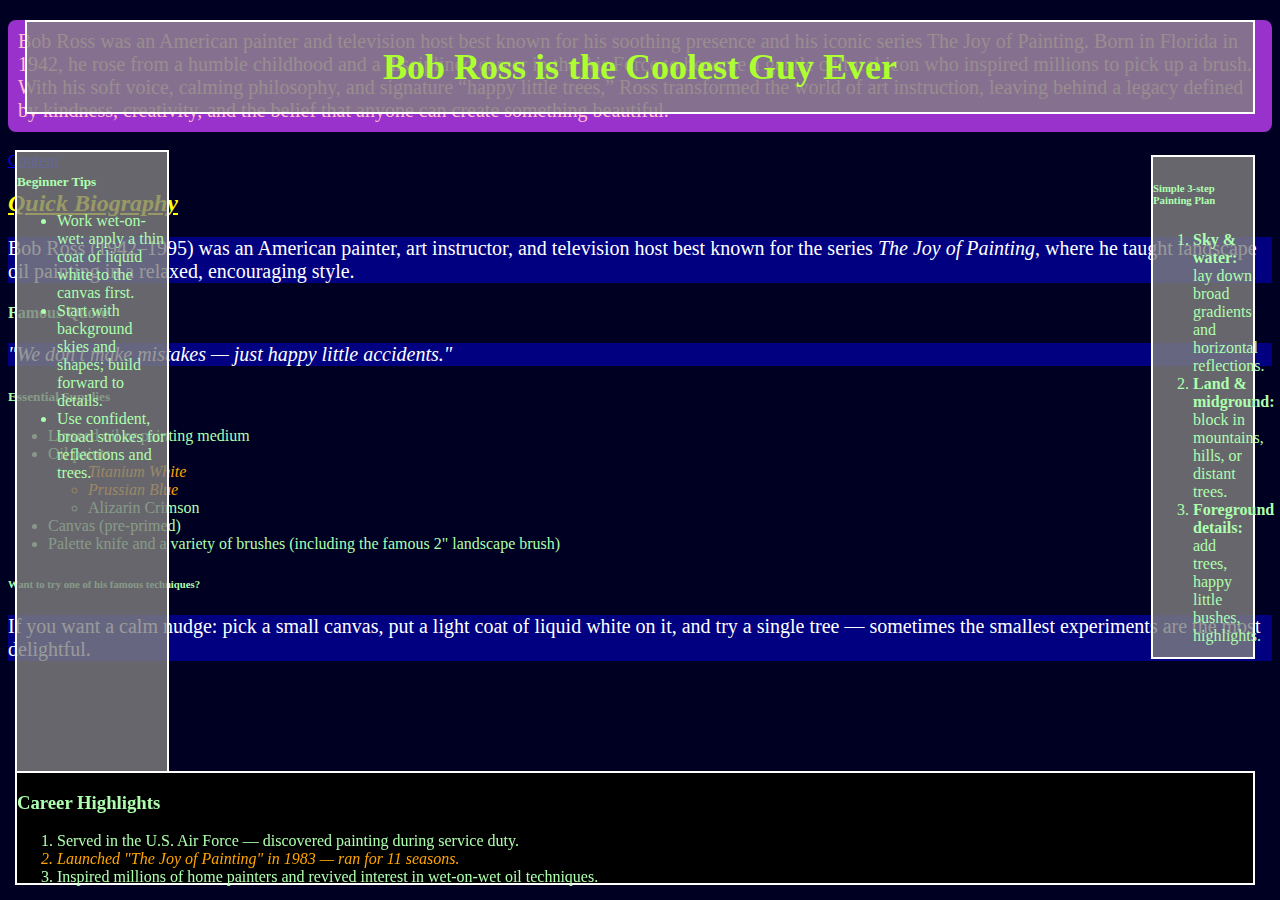
<file: index.html>
<!DOCTYPE html>
<html lang="en">

<head>
  <meta charset="UTF-8">
  <meta name="viewport" content="width=device-width, initial-scale=1.0">
  <title>Bob Ross</title>
  <link rel="stylesheet" href="styles/styles.css">
</head>

<body class="main">

  <div class="common header">
    <h1 class="" h1">Bob Ross is the Coolest Guy Ever</h1>
  </div>

  <p id="pinksection">Bob Ross was an American painter and television host best known for his soothing presence and his
    iconic series The Joy of Painting. Born in Florida in 1942, he rose from a humble childhood and a disciplined career
    in the Air Force to become a gentle cultural icon who inspired millions to pick up a brush. With his soft voice,
    calming philosophy, and signature “happy little trees,” Ross transformed the world of art instruction, leaving
    behind a legacy defined by kindness, creativity, and the belief that anyone can create something beautiful.</p>
  <a href="content.html">Content</a>

  <div>
    <h2>Quick Biography</h2>
    <p>Bob Ross (1942–1995) was an American painter, art instructor, and television host best known for the series
      <em>The Joy of Painting</em>, where he taught landscape oil painting in a relaxed, encouraging style.
    </p>
  </div>

  <div class=" footer">
    <h3>Career Highlights</h3>
    <ol>
      <li>Served in the U.S. Air Force — discovered painting during service duty.</li>
      <li class="pretty">Launched "The Joy of Painting" in 1983 — ran for 11 seasons.</li>
      <li>Inspired millions of home painters and revived interest in wet-on-wet oil techniques.</li>
    </ol>
  </div>

  <h4>Famous Quote</h4>
  <p><em>"We don't make mistakes — just happy little accidents."</em></p>


  <!-- nested lists -->
  <div>
    <h5>Essential Supplies</h5>
    <ul>
      <li>Linseed oil or painting medium</li>
      <li>Oil paints
        <ul>
          <li class="pretty">Titanium White</li>
          <li class="pretty">Prussian Blue</li>
          <li>Alizarin Crimson</li>
        </ul>
      </li>
      <li>Canvas (pre-primed)</li>
      <li>Palette knife and a variety of brushes (including the famous 2" landscape brush)</li>
    </ul>
  </div>


  <section>
    <div class="left common">
      <h5>Beginner Tips</h5>
      <ul>
        <li>Work wet-on-wet: apply a thin coat of liquid white to the canvas first.</li>
        <li>Start with background skies and shapes; build forward to details.</li>
        <li>Use confident, broad strokes for reflections and trees.</li>
      </ul>
    </div>
  </section>

  <div class="right common">
    <h6>Simple 3-step Painting Plan</h6>
    <ol>
      <li><strong>Sky & water:</strong> lay down broad gradients and horizontal reflections.</li>
      <li><strong>Land & midground:</strong> block in mountains, hills, or distant trees.</li>
      <li><strong>Foreground details:</strong> add trees, happy little bushes, highlights.</li>
    </ol>
</div>

    <h6>Want to try one of his famous techniques?</h6>
    <p>If you want a calm nudge: pick a small canvas, put a light coat of liquid white on it, and try a single tree —
      sometimes the smallest experiments are the most delightful.</p>
  <br>
  <br>
  <br>
  <br>
  <br>
  <br>
</body>

</html>
</file>
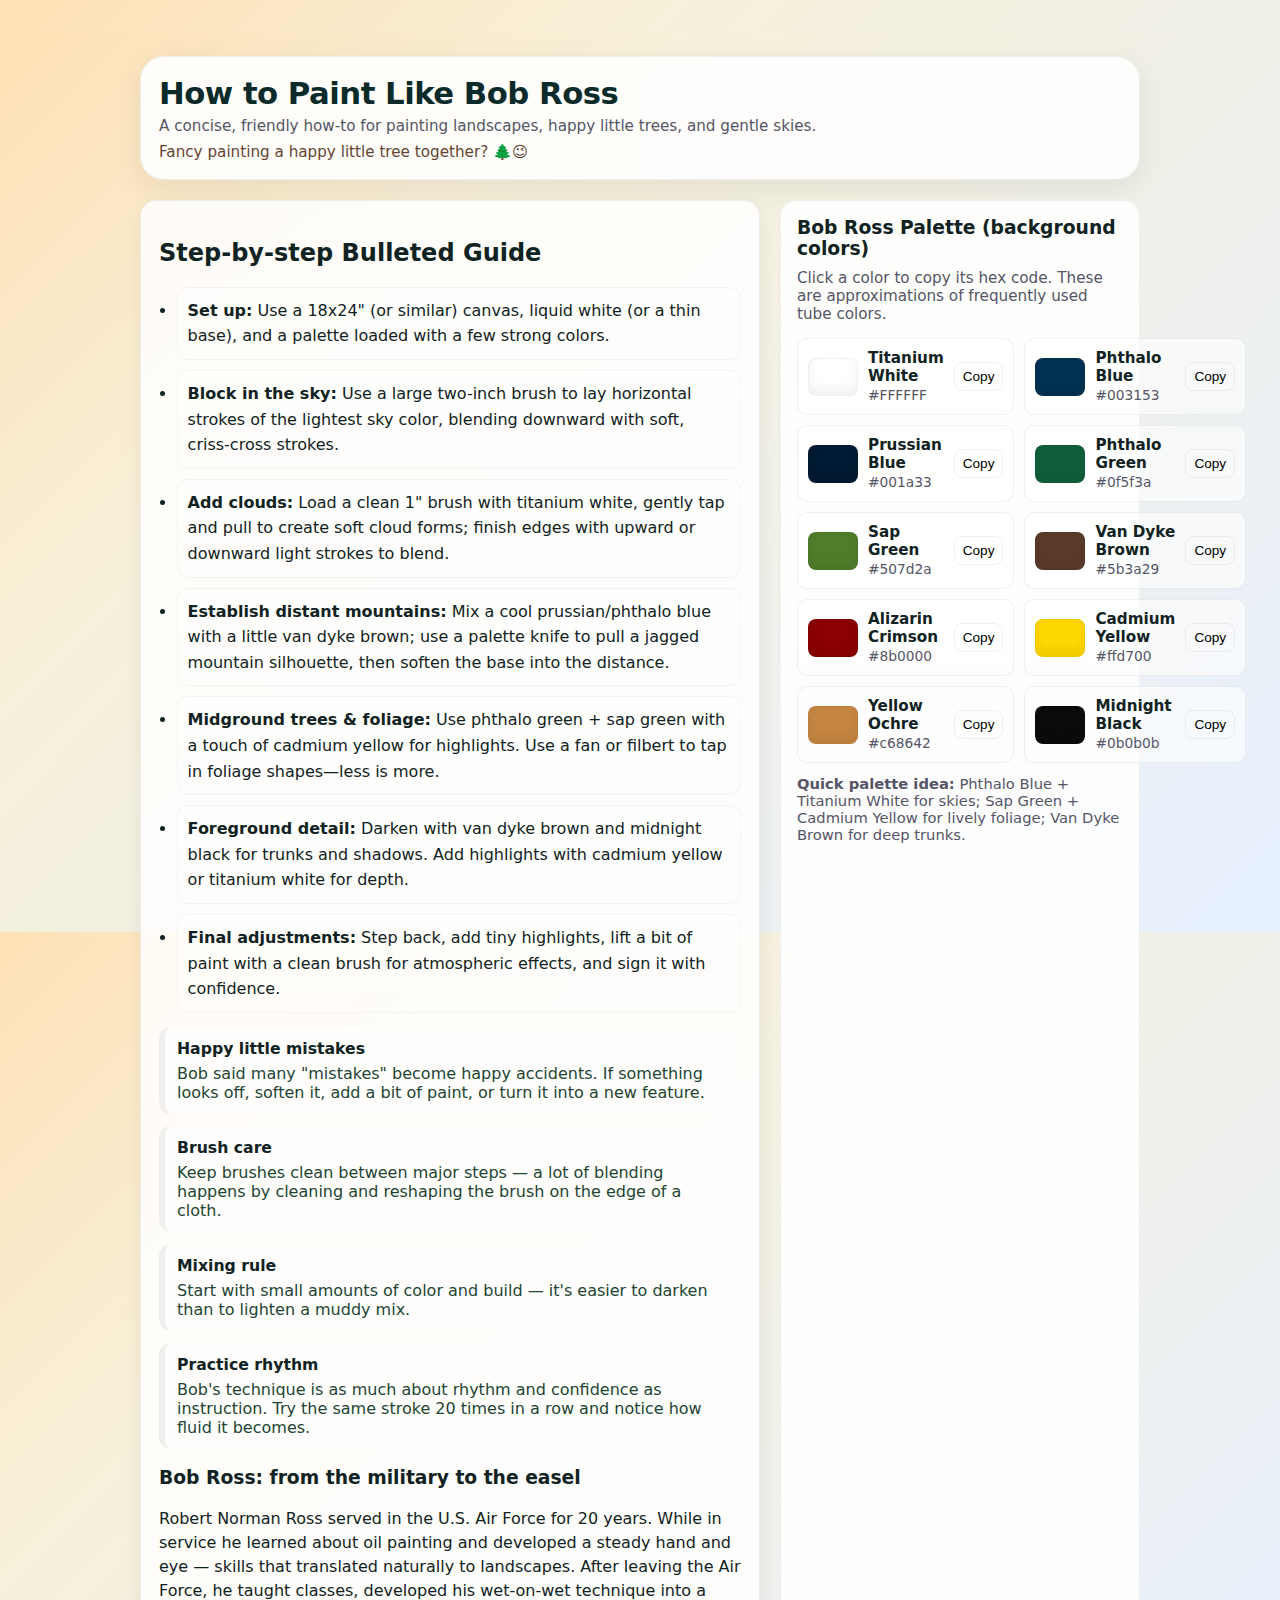
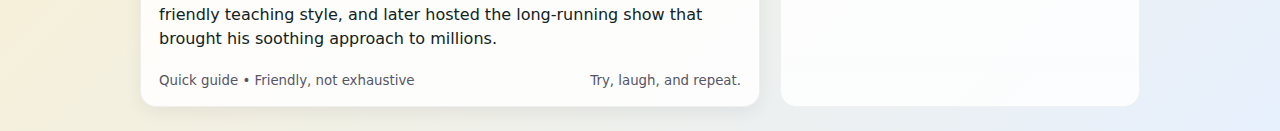
<file: ChatHowToPage.html>
<!doctype html>
<html lang="en">
<head>
  <meta charset="utf-8" />
  <meta name="viewport" content="width=device-width,initial-scale=1" />
  <title>How to Paint Like Bob Ross — A Friendly Guide</title>
  <style>
    :root{
      --bg: linear-gradient(135deg,#ffe1b5 0%, #f7f0d9 30%, #e6f0ff 100%);
      --card-bg: rgba(255,255,255,0.85);
      --glass: rgba(255,255,255,0.6);
      --accent: #2b7a78;
      --muted: #556;
      --radius: 16px;
      --pad: 18px;
      /* Bob Ross inspired palette (approximate hexes) */
      --titanium-white: #ffffff;
      --phthalo-blue: #003153;
      --prussian-blue: #001a33;
      --phthalo-green: #0f5f3a;
      --sap-green: #507d2a;
      --van-dyke-brown: #5b3a29;
      --alizarin-crimson: #8b0000;
      --cadmium-yellow: #ffd700;
      --yellow-ochre: #c68642;
      --midnight-black: #0b0b0b;
    }

    html,body{
      height:100%;
      margin:0;
      font-family: "Inter", system-ui, -apple-system, "Segoe UI", Roboto, "Helvetica Neue", Arial;
      background: var(--bg);
      color:#122;
      -webkit-font-smoothing:antialiased;
      -moz-osx-font-smoothing:grayscale;
    }

    .container{
      max-width:1000px;
      margin:32px auto;
      padding:24px;
    }

    header{
      display:flex;
      gap:20px;
      align-items:center;
      margin-bottom:18px;
    }

    .title {
      background: linear-gradient(90deg, rgba(255,255,255,0.9), rgba(255,255,255,0.85));
      padding:18px;
      border-radius:24px;
      box-shadow: 0 8px 30px rgba(20,20,20,0.08);
      flex:1;
      border:1px solid rgba(0,0,0,0.06);
    }

    h1{
      margin:0;
      font-size:clamp(1.4rem,2.4vw,2rem);
      letter-spacing:-0.5px;
      color:#0b2a2a;
    }

    .sub{
      margin-top:6px;
      color:var(--muted);
      font-size:0.95rem;
    }

    .flirt {
      font-size:0.95rem;
      color:#5b3a29;
      opacity:0.95;
      margin-top:8px;
    }

    main{
      display:grid;
      grid-template-columns: 1fr 360px;
      gap:20px;
      margin-top:20px;
    }

    /* Left column: steps + history */
    .card{
      background:var(--card-bg);
      border-radius:var(--radius);
      padding:var(--pad);
      border:1px solid rgba(0,0,0,0.06);
      box-shadow: 0 6px 18px rgba(16,24,32,0.06);
    }

    .steps ul{
      margin:0;
      padding-left:1.1rem;
      line-height:1.6;
      font-size:1rem;
    }

    .steps li{
      margin:10px 0;
      background: linear-gradient(180deg, rgba(255,255,255,0.45), rgba(255,255,255,0.2));
      padding:10px;
      border-radius:12px;
      border:1px solid rgba(0,0,0,0.04);
    }

    .tips{
      display:flex;
      gap:12px;
      margin-top:14px;
      flex-wrap:wrap;
    }

    .tip{
      flex:1 1 45%;
      min-width:200px;
      background:var(--glass);
      padding:12px;
      border-radius:12px;
      border-left:6px solid rgba(0,0,0,0.06);
    }
    .tip h4{margin:0 0 6px 0;font-size:0.98rem;}
    .tip p{margin:0;color:#243;}

    /* Right column: palette and quick tools */
    .palette{
      display:block;
      border-radius:var(--radius);
      padding:16px;
      background: linear-gradient(180deg, rgba(255,255,255,0.9), rgba(255,255,255,0.82));
      border:1px solid rgba(0,0,0,0.05);
    }

    .palette h3{margin:0 0 10px 0;}
    .swatches{
      display:grid;
      grid-template-columns: repeat(2,1fr);
      gap:10px;
    }

    .swatch{
      display:flex;
      gap:10px;
      align-items:center;
      padding:10px;
      border-radius:10px;
      border:1px solid rgba(0,0,0,0.06);
      background: rgba(255,255,255,0.6);
    }

    .color-box{
      width:48px;
      height:36px;
      border-radius:8px;
      flex:0 0 48px;
      box-shadow: inset 0 -6px 12px rgba(0,0,0,0.06);
      border:1px solid rgba(0,0,0,0.06);
    }

    .swatch .meta{
      flex:1;
    }
    .swatch .meta strong{display:block;font-size:0.95rem;}
    .swatch .meta small{color:var(--muted);font-size:0.86rem;}

    .copy-btn{
      border-radius:8px;
      padding:6px 8px;
      background:transparent;
      border:1px solid rgba(0,0,0,0.06);
      cursor:pointer;
      font-size:0.85rem;
    }
    .copy-btn:active{transform:translateY(1px);}

    footer{
      margin-top:22px;
      display:flex;
      justify-content:space-between;
      align-items:center;
      gap:12px;
    }

    /* small responsive adjustments */
    @media (max-width:900px){
      main{grid-template-columns:1fr; }
      .palette{margin-top:10px;}
    }

    /* small accessible focus styles */
    .copy-btn:focus, .swatch:focus-within { outline: 3px solid rgba(43,122,120,0.15); outline-offset:3px; }
  </style>
</head>
<body>
  <div class="container" role="main">
    <header>
      <div class="title" aria-labelledby="page-title">
        <h1 id="page-title">How to Paint Like Bob Ross</h1>
        <div class="sub">A concise, friendly how-to for painting landscapes, happy little trees, and gentle skies.</div>
        <div class="flirt" aria-hidden="true">Fancy painting a happy little tree together? 🌲😉</div>
      </div>
    </header>

    <main>
      <!-- Left column -->
      <section class="card steps" aria-labelledby="steps-heading">
        <h2 id="steps-heading">Step-by-step Bulleted Guide</h2>
        <ul>
          <li><strong>Set up:</strong> Use a 18x24" (or similar) canvas, liquid white (or a thin base), and a palette loaded with a few strong colors.</li>
          <li><strong>Block in the sky:</strong> Use a large two-inch brush to lay horizontal strokes of the lightest sky color, blending downward with soft, criss-cross strokes.</li>
          <li><strong>Add clouds:</strong> Load a clean 1" brush with titanium white, gently tap and pull to create soft cloud forms; finish edges with upward or downward light strokes to blend.</li>
          <li><strong>Establish distant mountains:</strong> Mix a cool prussian/phthalo blue with a little van dyke brown; use a palette knife to pull a jagged mountain silhouette, then soften the base into the distance.</li>
          <li><strong>Midground trees & foliage:</strong> Use phthalo green + sap green with a touch of cadmium yellow for highlights. Use a fan or filbert to tap in foliage shapes—less is more.</li>
          <li><strong>Foreground detail:</strong> Darken with van dyke brown and midnight black for trunks and shadows. Add highlights with cadmium yellow or titanium white for depth.</li>
          <li><strong>Final adjustments:</strong> Step back, add tiny highlights, lift a bit of paint with a clean brush for atmospheric effects, and sign it with confidence.</li>
        </ul>

        <div class="tips" aria-label="Helpful tips">
          <div class="tip">
            <h4>Happy little mistakes</h4>
            <p>Bob said many "mistakes" become happy accidents. If something looks off, soften it, add a bit of paint, or turn it into a new feature.</p>
          </div>

          <div class="tip">
            <h4>Brush care</h4>
            <p>Keep brushes clean between major steps — a lot of blending happens by cleaning and reshaping the brush on the edge of a cloth.</p>
          </div>

          <div class="tip">
            <h4>Mixing rule</h4>
            <p>Start with small amounts of color and build — it's easier to darken than to lighten a muddy mix.</p>
          </div>

          <div class="tip">
            <h4>Practice rhythm</h4>
            <p>Bob's technique is as much about rhythm and confidence as instruction. Try the same stroke 20 times in a row and notice how fluid it becomes.</p>
          </div>
        </div>

        <section style="margin-top:16px;">
          <h3>Bob Ross: from the military to the easel</h3>
          <p style="margin:6px 0 0 0;line-height:1.5;">
            Robert Norman Ross served in the U.S. Air Force for 20 years. While in service he learned about oil painting and developed a steady hand and eye — skills that translated naturally to landscapes.
            After leaving the Air Force, he taught classes, developed his wet-on-wet technique into a friendly teaching style, and later hosted the long-running show that brought his soothing approach to millions.
          </p>
        </section>

        <footer>
          <small style="color:var(--muted)">Quick guide • Friendly, not exhaustive</small>
          <small style="color:var(--muted)">Try, laugh, and repeat.</small>
        </footer>
      </section>

      <!-- Right column -->
      <aside class="palette" aria-labelledby="palette-heading">
        <h3 id="palette-heading">Bob Ross Palette (background colors)</h3>
        <p style="margin-top:0;color:var(--muted);font-size:0.95rem;">Click a color to copy its hex code. These are approximations of frequently used tube colors.</p>

        <div class="swatches" role="list">
          <div class="swatch" role="listitem" tabindex="0" aria-label="Titanium White #FFFFFF" title="Copy #FFFFFF">
            <div class="color-box" style="background:var(--titanium-white);"></div>
            <div class="meta">
              <strong>Titanium White</strong>
              <small>#FFFFFF</small>
            </div>
            <button class="copy-btn" data-hex="#FFFFFF" aria-label="Copy Titanium White">Copy</button>
          </div>

          <div class="swatch" role="listitem" tabindex="0" aria-label="Phthalo Blue #003153" title="Copy #003153">
            <div class="color-box" style="background:var(--phthalo-blue);"></div>
            <div class="meta">
              <strong>Phthalo Blue</strong>
              <small>#003153</small>
            </div>
            <button class="copy-btn" data-hex="#003153" aria-label="Copy Phthalo Blue">Copy</button>
          </div>

          <div class="swatch" role="listitem" tabindex="0" aria-label="Prussian Blue #001a33" title="Copy #001a33">
            <div class="color-box" style="background:var(--prussian-blue);"></div>
            <div class="meta">
              <strong>Prussian Blue</strong>
              <small>#001a33</small>
            </div>
            <button class="copy-btn" data-hex="#001a33" aria-label="Copy Prussian Blue">Copy</button>
          </div>

          <div class="swatch" role="listitem" tabindex="0" aria-label="Phthalo Green #0f5f3a" title="Copy #0f5f3a">
            <div class="color-box" style="background:var(--phthalo-green);"></div>
            <div class="meta">
              <strong>Phthalo Green</strong>
              <small>#0f5f3a</small>
            </div>
            <button class="copy-btn" data-hex="#0f5f3a" aria-label="Copy Phthalo Green">Copy</button>
          </div>

          <div class="swatch" role="listitem" tabindex="0" aria-label="Sap Green #507d2a" title="Copy #507d2a">
            <div class="color-box" style="background:var(--sap-green);"></div>
            <div class="meta">
              <strong>Sap Green</strong>
              <small>#507d2a</small>
            </div>
            <button class="copy-btn" data-hex="#507d2a" aria-label="Copy Sap Green">Copy</button>
          </div>

          <div class="swatch" role="listitem" tabindex="0" aria-label="Van Dyke Brown #5b3a29" title="Copy #5b3a29">
            <div class="color-box" style="background:var(--van-dyke-brown);"></div>
            <div class="meta">
              <strong>Van Dyke Brown</strong>
              <small>#5b3a29</small>
            </div>
            <button class="copy-btn" data-hex="#5b3a29" aria-label="Copy Van Dyke Brown">Copy</button>
          </div>

          <div class="swatch" role="listitem" tabindex="0" aria-label="Alizarin Crimson #8b0000" title="Copy #8b0000">
            <div class="color-box" style="background:var(--alizarin-crimson);"></div>
            <div class="meta">
              <strong>Alizarin Crimson</strong>
              <small>#8b0000</small>
            </div>
            <button class="copy-btn" data-hex="#8b0000" aria-label="Copy Alizarin Crimson">Copy</button>
          </div>

          <div class="swatch" role="listitem" tabindex="0" aria-label="Cadmium Yellow #ffd700" title="Copy #ffd700">
            <div class="color-box" style="background:var(--cadmium-yellow);"></div>
            <div class="meta">
              <strong>Cadmium Yellow</strong>
              <small>#ffd700</small>
            </div>
            <button class="copy-btn" data-hex="#ffd700" aria-label="Copy Cadmium Yellow">Copy</button>
          </div>

          <div class="swatch" role="listitem" tabindex="0" aria-label="Yellow Ochre #c68642" title="Copy #c68642">
            <div class="color-box" style="background:var(--yellow-ochre);"></div>
            <div class="meta">
              <strong>Yellow Ochre</strong>
              <small>#c68642</small>
            </div>
            <button class="copy-btn" data-hex="#c68642" aria-label="Copy Yellow Ochre">Copy</button>
          </div>

          <div class="swatch" role="listitem" tabindex="0" aria-label="Midnight Black #0b0b0b" title="Copy #0b0b0b">
            <div class="color-box" style="background:var(--midnight-black);"></div>
            <div class="meta">
              <strong>Midnight Black</strong>
              <small>#0b0b0b</small>
            </div>
            <button class="copy-btn" data-hex="#0b0b0b" aria-label="Copy Midnight Black">Copy</button>
          </div>
        </div>

        <div style="margin-top:12px;color:var(--muted);font-size:0.92rem;">
          <strong>Quick palette idea:</strong> Phthalo Blue + Titanium White for skies; Sap Green + Cadmium Yellow for lively foliage; Van Dyke Brown for deep trunks.
        </div>
      </aside>
    </main>
  </div>

  <script>
    /* Small interactive nicety: copy palette hex to clipboard and give subtle feedback */
    (function(){
      const buttons = document.querySelectorAll('.copy-btn');
      function flash(el, text){
        const original = el.textContent;
        el.textContent = text;
        el.disabled = true;
        setTimeout(() => { el.textContent = original; el.disabled = false; }, 900);
      }

      buttons.forEach(btn => {
        btn.addEventListener('click', async (e) => {
          const hex = btn.getAttribute('data-hex');
          try {
            await navigator.clipboard.writeText(hex);
            flash(btn, 'Copied!');
          } catch(err){
            // fallback: select text from a temp input
            const t = document.createElement('input');
            t.value = hex;
            document.body.appendChild(t);
            t.select();
            try { document.execCommand('copy'); flash(btn, 'Copied!'); } catch(e){ flash(btn, 'Copy'); }
            t.remove();
          }
        });

        // allow whole swatch to copy on Enter
        const swatch = btn.closest('.swatch');
        if(swatch){
          swatch.addEventListener('keydown', (ev)=>{
            if(ev.key === 'Enter' || ev.key === ' '){
              ev.preventDefault();
              btn.click();
            }
          });
        }
      });
    })();
  </script>
</body>
</html>
</file>
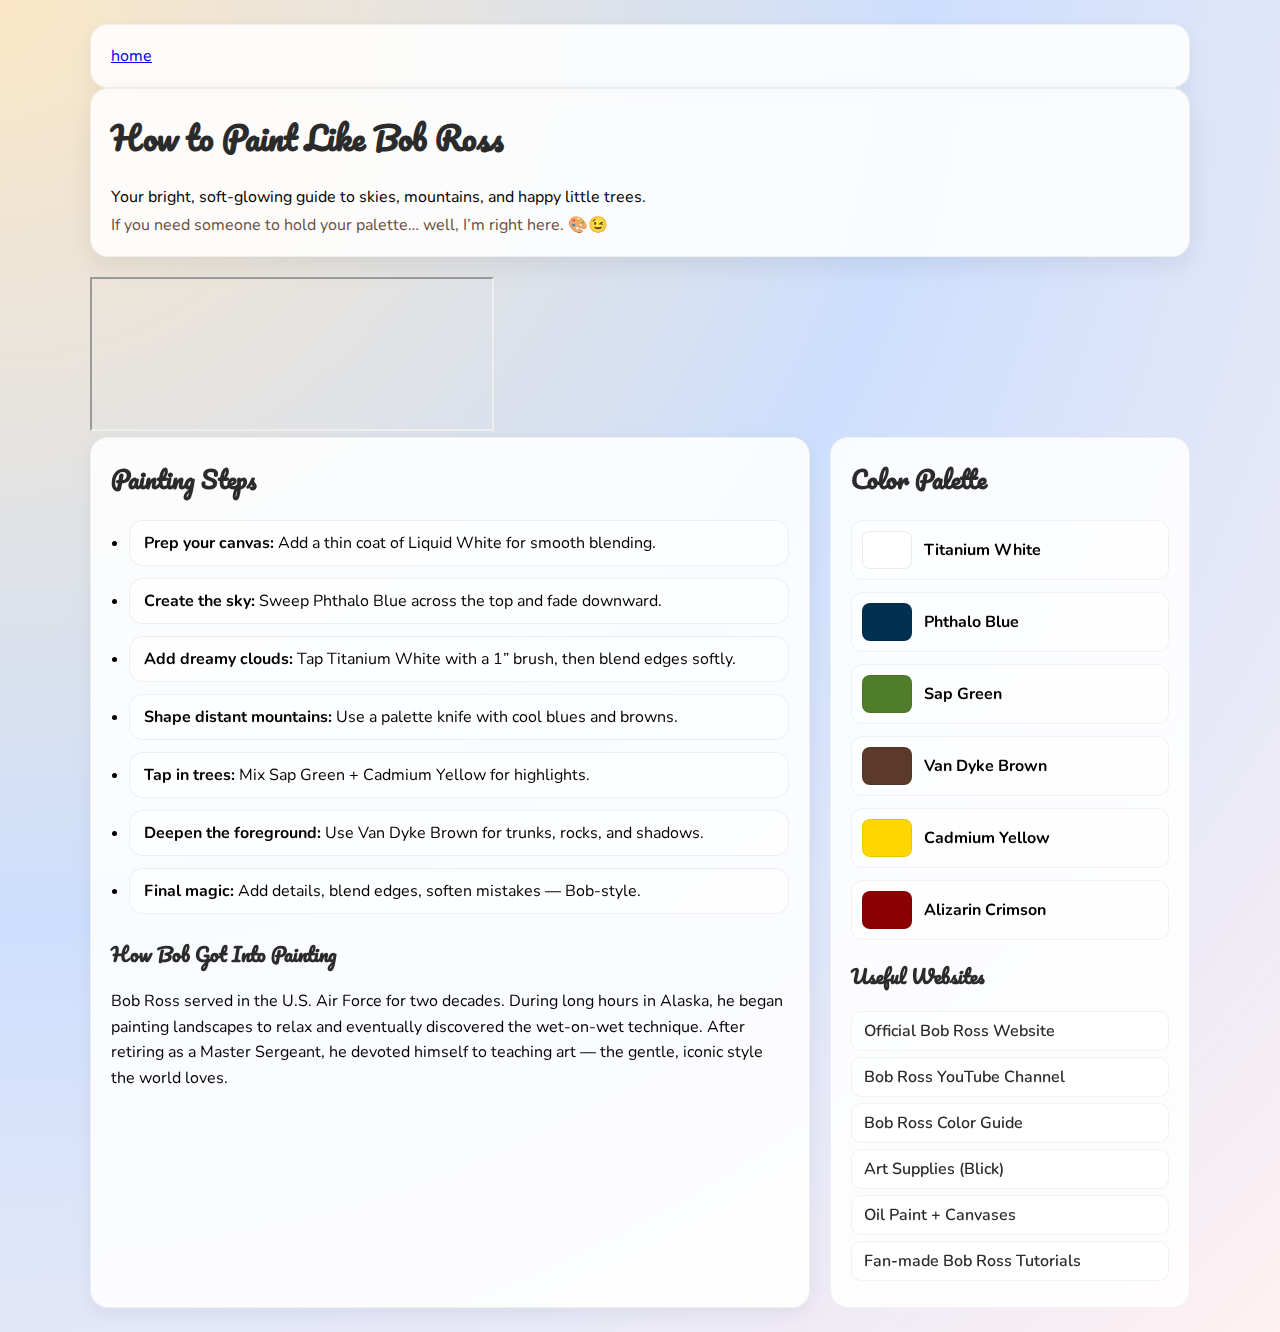
<file: howtopageupdated.html>
<!doctype html>
<html lang="en">
<head>
  <meta charset="utf-8" />
  <meta name="viewport" content="width=device-width,initial-scale=1" />
  <title>How to Paint Like Bob Ross</title>

  <!-- Fun Fonts -->
  <link href="https://fonts.googleapis.com/css2?family=Pacifico&family=Nunito:wght@300;400;600;700&display=swap" rel="stylesheet">

  <style>
    :root {
      --card-bg: rgba(255,255,255,0.88);
      --radius: 18px;
      --pad: 20px;

      /* Bob Ross Palette */
      --titanium-white: #ffffff;
      --phthalo-blue: #003153;
      --sap-green: #507d2a;
      --van-dyke-brown: #5b3a29;
      --cadmium-yellow: #ffd700;
      --alizarin-crimson: #8b0000;
    }

    body {
      margin: 0;
      font-family: "Nunito", sans-serif;
      background: radial-gradient(circle at top left, #fbe7c6, #cddffd, #fff1f2);
      min-height: 100vh;
      padding: 24px;
    }

    h1, h2, h3 {
      font-family: "Pacifico", cursive;
      color: #2b2b2b;
      margin-top: 0;
    }

    .container {
      max-width: 1100px;
      margin: auto;
    }

    .header-box {
      background: var(--card-bg);
      border-radius: var(--radius);
      padding: var(--pad);
      box-shadow: 0 8px 26px rgba(0,0,0,0.08);
      margin-bottom: 20px;
      border: 1px solid rgba(0,0,0,0.05);
    }

    .header-box p {
      margin: 6px 0 0 0;
      font-size: 1rem;
    }

    .flirt {
      margin-top: 10px;
      font-size: 1rem;
      color: #5b3a29;
      opacity: 0.9;
    }

    main {
      display: grid;
      grid-template-columns: 1fr 360px;
      gap: 20px;
    }

    .card {
      background: var(--card-bg);
      border-radius: var(--radius);
      padding: var(--pad);
      box-shadow: 0 6px 18px rgba(0,0,0,0.06);
      border: 1px solid rgba(0,0,0,0.05);
    }

    ul {
      padding-left: 1.1rem;
      margin: 0;
    }

    li {
      background: rgba(255,255,255,0.6);
      padding: 10px 14px;
      margin: 12px 0;
      border-radius: 14px;
      border: 1px solid rgba(0,0,0,0.06);
      line-height: 1.5;
    }

    .palette {
      background: var(--card-bg);
      padding: var(--pad);
      border-radius: var(--radius);
      border: 1px solid rgba(0,0,0,0.05);
    }

    .swatch {
      display: flex;
      gap: 12px;
      align-items: center;
      margin-bottom: 12px;
      padding: 10px;
      border-radius: 12px;
      background: rgba(255,255,255,0.55);
      border: 1px solid rgba(0,0,0,0.05);
    }

    .color-box {
      width: 48px;
      height: 36px;
      border-radius: 8px;
      border: 1px solid rgba(0,0,0,0.08);
    }

    /* Useful Links styling */
    .links {
      margin-top: 20px;
    }

    .links a {
      display: block;
      margin: 6px 0;
      font-weight: 600;
      color: #2b2b2b;
      text-decoration: none;
      background: rgba(255,255,255,0.7);
      padding: 8px 12px;
      border-radius: 10px;
      transition: 0.2s;
      border: 1px solid rgba(0,0,0,0.05);
    }

    .links a:hover {
      background: rgba(255,255,255,0.95);
      transform: translateX(4px);
    }

    @media (max-width: 900px){
      main {
        grid-template-columns: 1fr;
      }
    }
  </style>
</head>

<body>
  <div class="container">
<div class="card"><a href = "content.html" </a> <a href = index.html> home   </a></div>    <!-- HEADER -->
    <div class="header-box">
      <h1>How to Paint Like Bob Ross</h1>
      <p>Your bright, soft-glowing guide to skies, mountains, and happy little trees.</p>
      <p class="flirt">If you need someone to hold your palette… well, I’m right here. 🎨😉</p>
    </div>
<div class='tableauPlaceholder' id='viz1765214464036' style='position: relative'><noscript><a href='#'><img alt='His Purple Majesty ' src='https:&#47;&#47;public.tableau.com&#47;static&#47;images&#47;Pr&#47;Prince&#47;HisPurpleMajesty&#47;1_rss.png' style='border: none' /></a></noscript><object class='tableauViz'  style='display:none;'><param name='host_url' value='https%3A%2F%2Fpublic.tableau.com%2F' /> <param name='embed_code_version' value='3' /> <param name='site_root' value='' /><param name='name' value='Prince&#47;HisPurpleMajesty' /><param name='tabs' value='no' /><param name='toolbar' value='yes' /><param name='static_image' value='https:&#47;&#47;public.tableau.com&#47;static&#47;images&#47;Pr&#47;Prince&#47;HisPurpleMajesty&#47;1.png' /> <param name='animate_transition' value='yes' /><param name='display_static_image' value='yes' /><param name='display_spinner' value='yes' /><param name='display_overlay' value='yes' /><param name='display_count' value='yes' /><param name='language' value='en-US' /><param name='filter' value='_gl=1*1tq9ppx*_ga*NzY5NjA5NDI1LjE3NjUyMTQzOTA.*_ga_8YLN0SNXVS*czE3NjUyMTQzODgkbzEkZzEkdDE3NjUyMTQ0MzIkajYwJGwwJGgw*_gcl_au*MTU0ODUzMTk3Mi4xNzY1MjE0Mzkw' /></object></div>                <script type='text/javascript'>                    var divElement = document.getElementById('viz1765214464036');                    var vizElement = divElement.getElementsByTagName('object')[0];                    if ( divElement.offsetWidth > 800 ) { vizElement.style.width='1200px';vizElement.style.height='1849px';} else if ( divElement.offsetWidth > 500 ) { vizElement.style.width='1200px';vizElement.style.height='1849px';} else { vizElement.style.width='100%';vizElement.style.height='3477px';}                     var scriptElement = document.createElement('script');                    scriptElement.src = 'https://public.tableau.com/javascripts/api/viz_v1.js';                    vizElement.parentNode.insertBefore(scriptElement, vizElement);                </script>
   
<iframe src="https://www.coolmathgames.com/" frameborder="2" width = 400></iframe>

<main>
      <!-- Steps -->
      <section class="card">
        <h2>Painting Steps</h2>
        <ul>
          <li><strong>Prep your canvas:</strong> Add a thin coat of Liquid White for smooth blending.</li>
          <li><strong>Create the sky:</strong> Sweep Phthalo Blue across the top and fade downward.</li>
          <li><strong>Add dreamy clouds:</strong> Tap Titanium White with a 1” brush, then blend edges softly.</li>
          <li><strong>Shape distant mountains:</strong> Use a palette knife with cool blues and browns.</li>
          <li><strong>Tap in trees:</strong> Mix Sap Green + Cadmium Yellow for highlights.</li>
          <li><strong>Deepen the foreground:</strong> Use Van Dyke Brown for trunks, rocks, and shadows.</li>
          <li><strong>Final magic:</strong> Add details, blend edges, soften mistakes — Bob-style.</li>
        </ul>

        <h3 style="margin-top:24px;">How Bob Got Into Painting</h3>
        <p style="line-height:1.6;">
          Bob Ross served in the U.S. Air Force for two decades.  
          During long hours in Alaska, he began painting landscapes to relax and eventually discovered the wet-on-wet technique.  
          After retiring as a Master Sergeant, he devoted himself to teaching art — the gentle, iconic style the world loves.
        </p>
      </section>

      <!-- Palette -->
      <aside class="palette">
        <h2>Color Palette</h2>

        <div class="swatch">
          <div class="color-box" style="background:var(--titanium-white);"></div>
          <div><strong>Titanium White</strong></div>
        </div>

        <div class="swatch">
          <div class="color-box" style="background:var(--phthalo-blue);"></div>
          <div><strong>Phthalo Blue</strong></div>
        </div>

        <div class="swatch">
          <div class="color-box" style="background:var(--sap-green);"></div>
          <div><strong>Sap Green</strong></div>
        </div>

        <div class="swatch">
          <div class="color-box" style="background:var(--van-dyke-brown);"></div>
          <div><strong>Van Dyke Brown</strong></div>
        </div>

        <div class="swatch">
          <div class="color-box" style="background:var(--cadmium-yellow);"></div>
          <div><strong>Cadmium Yellow</strong></div>
        </div>

        <div class="swatch">
          <div class="color-box" style="background:var(--alizarin-crimson);"></div>
          <div><strong>Alizarin Crimson</strong></div>
        </div>

        <!-- Useful links -->
        <div class="links">
          <h3>Useful Websites</h3>
          <a href="https://www.bobross.com" target="_blank">Official Bob Ross Website</a>
          <a href="https://www.youtube.com/@BobRossOfficial" target="_blank">Bob Ross YouTube Channel</a>
          <a href="https://www.michaelshershey.com/bob-ross-color-guide" target="_blank">Bob Ross Color Guide</a>
          <a href="https://www.dickblick.com" target="_blank">Art Supplies (Blick)</a>
          <a href="https://www.jacksonsart.com" target="_blank">Oil Paint + Canvases</a>
          <a href="https://twoinchbrush.com" target="_blank">Fan-made Bob Ross Tutorials</a>
        </div>
      </aside>

    </main>

  </div>
</body>
</html>
</file>
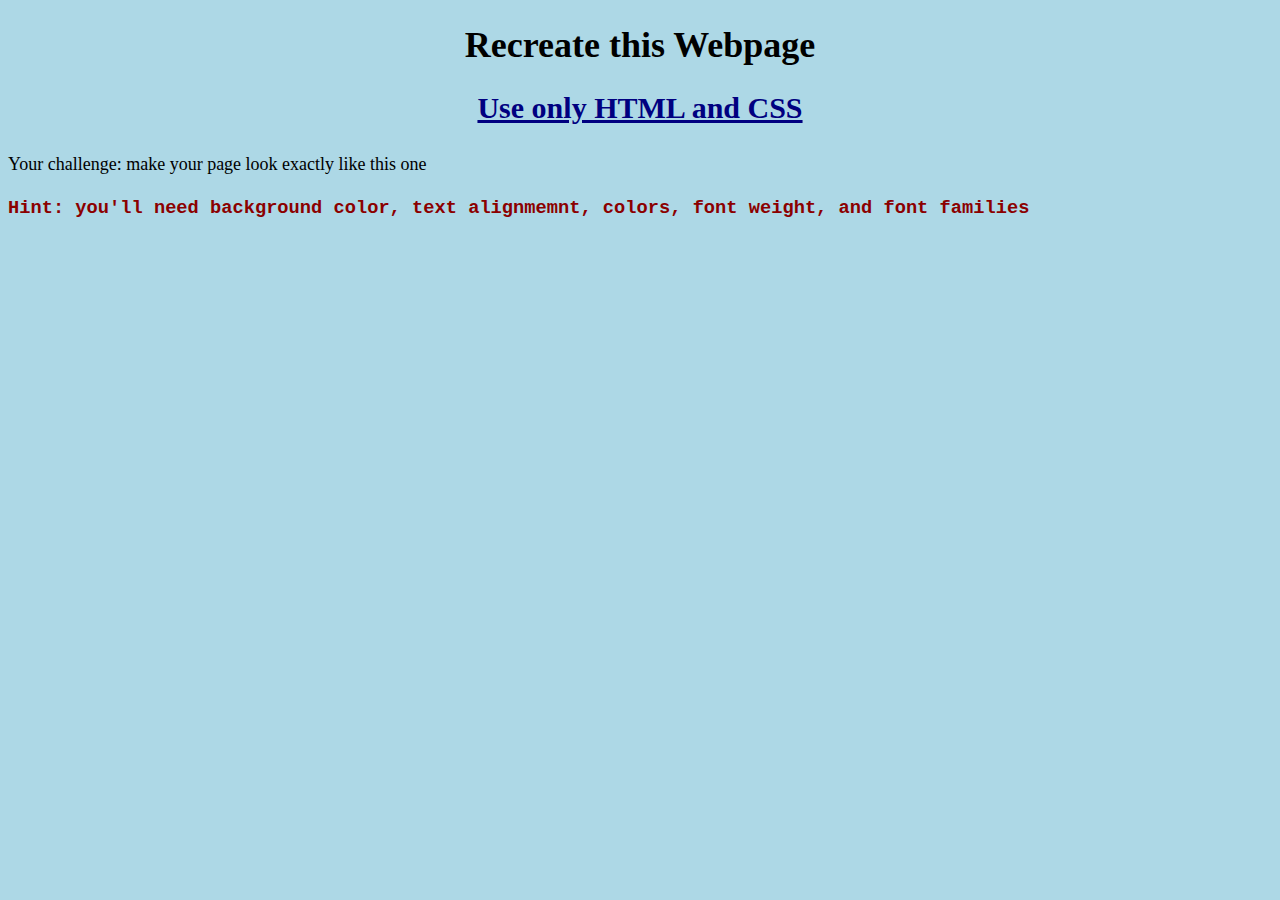
<file: newpage.html>
<!DOCTYPE html>
<html lang="en">
<head>
    <meta charset="UTF-8">
    <meta name="viewport" content="width=device-width, initial-scale=1.0">
    <title>Recreate Webpage</title>
    <link rel="stylesheet" href="styles/newstyles.css">
</head>
<body>
    <h1>Recreate this Webpage</h1>
    <H2>Use only HTML and CSS</H2>
    <p>
        Your challenge: make your page look exactly like this one
    </p>
    <h3>Hint: you'll need background color, text alignmemnt, colors, font weight, and font families</h3>
</body>
</html>
</file>
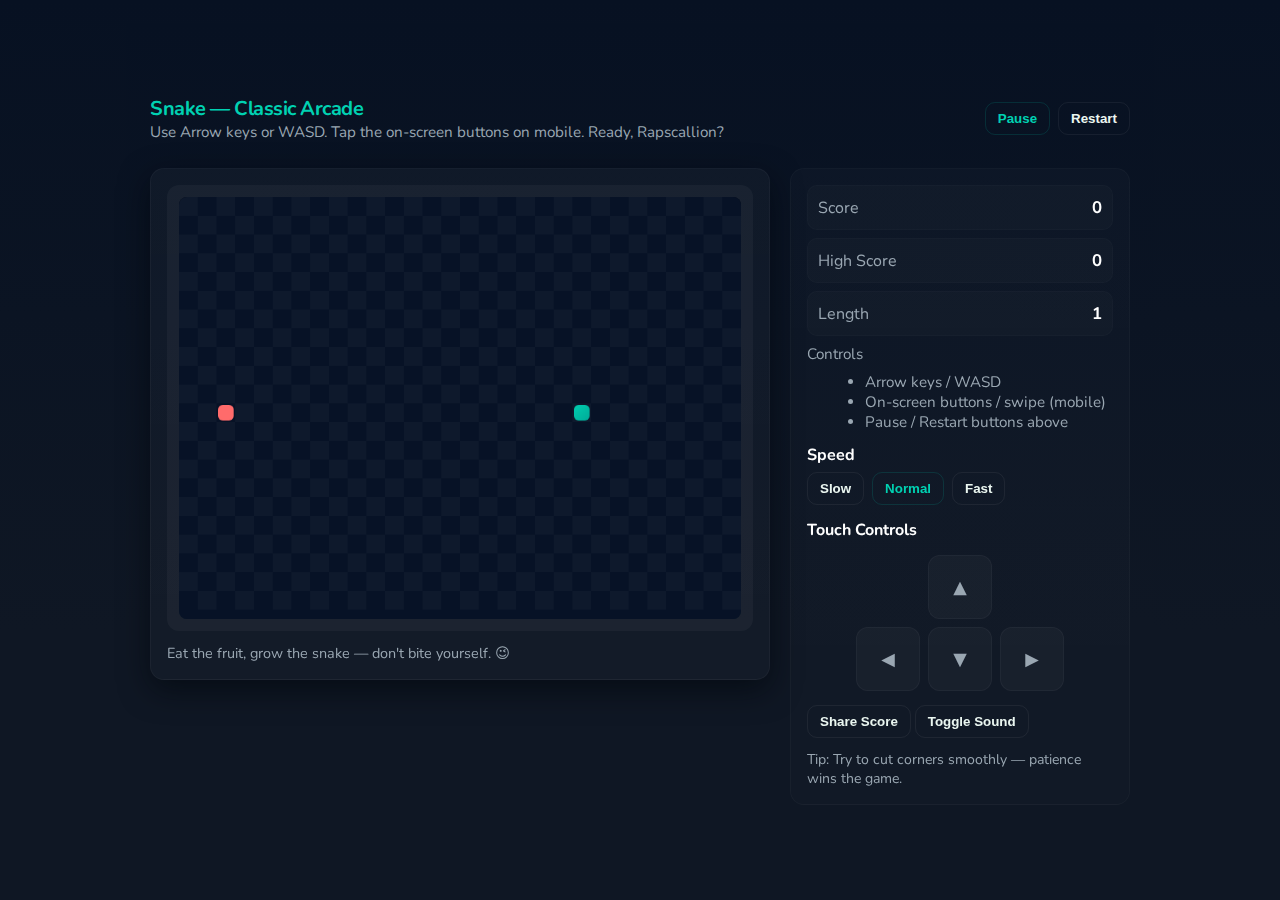
<file: snake.html>
<!doctype html>
<html lang="en">
<head>
  <meta charset="utf-8" />
  <meta name="viewport" content="width=device-width,initial-scale=1" />
  <title>Snake — Playable Single-File Game</title>

  <!-- Fun font -->
  <link href="https://fonts.googleapis.com/css2?family=Nunito:wght@400;700&display=swap" rel="stylesheet">

  <style>
    :root{
      --bg1: #0f1724;
      --panel: rgba(255,255,255,0.06);
      --accent: #00d1b2;
      --muted: #9aa7b2;
      --danger: #ff6b6b;
      --glass: rgba(255,255,255,0.04);
      --radius: 14px;
    }

    *{box-sizing:border-box}
    html,body{
      height:100%;
      margin:0;
      background: linear-gradient(180deg, #071122 0%, #0f1724 70%);
      font-family: "Nunito", system-ui, -apple-system, "Segoe UI", Roboto, Arial;
      color:#e6f0f2;
      -webkit-font-smoothing:antialiased;
      display:flex;
      align-items:center;
      justify-content:center;
      padding:24px;
    }

    .wrap{
      width:100%;
      max-width:980px;
      display:grid;
      grid-template-columns: 1fr 340px;
      gap:20px;
      align-items:start;
    }

    header{
      grid-column:1 / -1;
      display:flex;
      justify-content:space-between;
      align-items:center;
      gap:12px;
      margin-bottom:6px;
    }

    h1{
      margin:0;
      font-weight:700;
      letter-spacing:-0.5px;
      font-size:1.25rem;
      color:var(--accent);
    }

    .subtitle{
      color:var(--muted);
      font-size:0.95rem;
    }

    /* Game panel */
    .game-card{
      background: linear-gradient(180deg, rgba(255,255,255,0.03), rgba(255,255,255,0.02));
      border-radius: var(--radius);
      padding:16px;
      border:1px solid rgba(255,255,255,0.04);
      box-shadow: 0 10px 30px rgba(2,6,12,0.6);
    }

    .canvas-wrap{
      display:flex;
      justify-content:center;
      align-items:center;
      background:var(--glass);
      border-radius:12px;
      padding:12px;
    }

    canvas{
      display:block;
      width:100%;
      max-width:720px;
      height:auto;
      background: linear-gradient(180deg,#071226,#092034);
      border-radius:8px;
      box-shadow: inset 0 20px 40px rgba(0,0,0,0.4);
    }

    /* Sidebar */
    .side-panel{
      background: linear-gradient(180deg, rgba(255,255,255,0.02), rgba(255,255,255,0.01));
      border-radius: var(--radius);
      padding:16px;
      border:1px solid rgba(255,255,255,0.03);
      min-height: 320px;
    }

    .stat{
      display:flex;
      justify-content:space-between;
      align-items:center;
      padding:10px;
      margin-bottom:8px;
      border-radius:10px;
      background: rgba(255,255,255,0.02);
      border:1px solid rgba(255,255,255,0.02);
      color:var(--muted);
    }
    .stat strong{ color:#fff; font-size:1.05rem; }

    .controls{
      display:flex;
      gap:8px;
      margin-top:12px;
      flex-wrap:wrap;
    }

    button{
      background:transparent;
      border:1px solid rgba(255,255,255,0.06);
      color:#eaf6f0;
      padding:8px 12px;
      border-radius:10px;
      cursor:pointer;
      font-weight:700;
      transition:transform .08s ease, background .12s;
    }
    button:hover{ transform:translateY(-2px); background: rgba(0,0,0,0.2); }
    button:active{ transform:translateY(0); }

    .danger{ border-color: rgba(255,107,107,0.3); color:var(--danger); }
    .accent{ border-color: rgba(0,209,178,0.15); color:var(--accent); }

    /* Touch controls - mobile */
    .touch-controls{
      display:grid;
      grid-template-columns: 64px 64px 64px;
      justify-content:center;
      gap:8px;
      margin-top:14px;
      user-select:none;
    }

    .tbtn{
      width:64px;
      height:64px;
      display:flex;
      align-items:center;
      justify-content:center;
      background: rgba(255,255,255,0.03);
      border-radius:12px;
      border:1px solid rgba(255,255,255,0.04);
      font-size:1.1rem;
      color:var(--muted);
    }

    .tbtn:active{ transform:scale(.98); }

    .footer-note{ color:var(--muted); font-size:0.9rem; margin-top:12px; }

    @media (max-width:980px){
      .wrap{ grid-template-columns: 1fr; }
      canvas{ max-width:100%; height:360px; }
    }
  </style>
</head>
<body>
  <div class="wrap">
    <header>
      <div>
        <h1>Snake — Classic Arcade</h1>
        <div class="subtitle">Use Arrow keys or WASD. Tap the on-screen buttons on mobile. Ready, Rapscallion?</div>
      </div>

      <div style="display:flex;gap:8px;align-items:center">
        <button id="pauseBtn" class="accent">Pause</button>
        <button id="restartBtn">Restart</button>
      </div>
    </header>

    <!-- Game area -->
    <section class="game-card">
      <div class="canvas-wrap">
        <canvas id="gameCanvas" width="720" height="540" aria-label="Snake game canvas"></canvas>
      </div>
      <div class="footer-note">Eat the fruit, grow the snake — don't bite yourself. 😉</div>
    </section>

    <!-- Sidebar -->
    <aside class="side-panel">
      <div class="stat"><span>Score</span><strong id="score">0</strong></div>
      <div class="stat"><span>High Score</span><strong id="highScore">0</strong></div>
      <div class="stat"><span>Length</span><strong id="length">1</strong></div>

      <div style="margin-top:8px;color:var(--muted);font-size:0.95rem;">
        Controls
        <ul style="margin:8px 0 0 18px;color:var(--muted)">
          <li>Arrow keys / WASD</li>
          <li>On-screen buttons / swipe (mobile)</li>
          <li>Pause / Restart buttons above</li>
        </ul>
      </div>

      <div style="margin-top:12px;">
        <div style="font-weight:700;margin-bottom:6px;color:#fff">Speed</div>
        <div style="display:flex;gap:8px;align-items:center;">
          <button data-speed="6">Slow</button>
          <button data-speed="10" class="accent">Normal</button>
          <button data-speed="14">Fast</button>
        </div>
      </div>

      <!-- touch controls -->
      <div style="margin-top:14px;">
        <div style="font-weight:700;margin-bottom:6px;color:#fff">Touch Controls</div>
        <div class="touch-controls" id="touchControls" role="group" aria-label="Touch controls">
          <div></div>
          <div class="tbtn" data-dir="up">▲</div>
          <div></div>
          <div class="tbtn" data-dir="left">◀</div>
          <div class="tbtn" data-dir="down">▼</div>
          <div class="tbtn" data-dir="right">▶</div>
        </div>
      </div>

      <div style="margin-top:14px;" class="links">
        <button id="shareBtn">Share Score</button>
        <button id="muteBtn">Toggle Sound</button>
      </div>

      <div style="margin-top:12px;color:var(--muted);font-size:0.88rem">
        Tip: Try to cut corners smoothly — patience wins the game.
      </div>
    </aside>
  </div>

  <script>
  /* Snake game — single file
     Features:
      - Grid-based snake on canvas
      - Keyboard control (arrow keys + WASD)
      - Touch buttons and swipe support
      - Pause, restart, speed selection
      - Score and high score in localStorage
      - Mobile responsive
  */

  (function(){
    const canvas = document.getElementById('gameCanvas');
    const ctx = canvas.getContext('2d', {alpha:false});
    // Logical grid size (cells)
    const COLS = 30;
    const ROWS = 22;
    // cell size computed from canvas pixel dimensions
    const cellW = Math.floor(canvas.width / COLS);
    const cellH = Math.floor(canvas.height / ROWS);

    // UI elements
    const scoreEl = document.getElementById('score');
    const highScoreEl = document.getElementById('highScore');
    const lengthEl = document.getElementById('length');
    const pauseBtn = document.getElementById('pauseBtn');
    const restartBtn = document.getElementById('restartBtn');
    const speedButtons = document.querySelectorAll('[data-speed]');
    const muteBtn = document.getElementById('muteBtn');
    const shareBtn = document.getElementById('shareBtn');

    let speed = 10; // moves per second
    let moveInterval = 1000 / speed;
    let lastTime = 0;
    let paused = false;
    let muted = false;

    // Sound (tiny beeps)
    const audioCtx = (window.AudioContext || window.webkitAudioContext) && new (window.AudioContext || window.webkitAudioContext)();
    function beep(vol=0.05, freq=440, duration=0.05){
      if(muted || !audioCtx) return;
      const o = audioCtx.createOscillator();
      const g = audioCtx.createGain();
      o.type = 'sine';
      o.frequency.value = freq;
      g.gain.value = vol;
      o.connect(g); g.connect(audioCtx.destination);
      o.start();
      setTimeout(()=>{ o.stop(); }, duration*1000);
    }

    // Game state
    let snake;
    let dir;
    let nextDir;
    let food;
    let score;
    let highScore = parseInt(localStorage.getItem('snake_highscore') || '0', 10) || 0;
    highScoreEl.textContent = highScore;

    function reset(initialSpeed){
      speed = initialSpeed || speed;
      moveInterval = 1000 / speed;
      paused = false;
      snake = [ {x: Math.floor(COLS/2), y: Math.floor(ROWS/2)} ];
      dir = {x:1, y:0}; // start moving right
      nextDir = {x:1, y:0};
      placeFood();
      score = 0;
      updateUI();
    }

    function placeFood(){
      // simple random free-cell placement
      const occupied = new Set(snake.map(s => s.x + ',' + s.y));
      let tries = 0;
      while(true){
        const fx = Math.floor(Math.random() * COLS);
        const fy = Math.floor(Math.random() * ROWS);
        if(!occupied.has(fx + ',' + fy)) { food = {x:fx, y:fy}; break; }
        if(++tries > 1000) { // fallback
          food = {x:0,y:0}; break;
        }
      }
    }

    function updateUI(){
      scoreEl.textContent = score;
      lengthEl.textContent = snake.length;
      highScoreEl.textContent = highScore;
    }

    function setSpeed(s){
      speed = s;
      moveInterval = 1000 / speed;
    }

    // Collision detection with walls and self
    function isCollision(head){
      if(head.x < 0 || head.x >= COLS || head.y < 0 || head.y >= ROWS) return true;
      // check with body (except tail if will move)
      for(let i=0;i<snake.length;i++){
        if(snake[i].x === head.x && snake[i].y === head.y) return true;
      }
      return false;
    }

    function step(){
      // apply buffered direction, but disallow 180-degree turns
      if(Math.abs(nextDir.x) !== Math.abs(dir.x) || Math.abs(nextDir.y) !== Math.abs(dir.y)){
        dir = nextDir;
      }

      const head = { x: snake[0].x + dir.x, y: snake[0].y + dir.y };

      // wall collision -> game over
      if(isCollision(head)){
        gameOver();
        return;
      }

      // move snake
      snake.unshift(head);

      // eat food?
      if(head.x === food.x && head.y === food.y){
        score += 10;
        beep(0.06, 880, 0.05);
        placeFood();
        // increase speed slightly every 5 foods (optional)
        // if(score % 50 === 0) { setSpeed(Math.min(22, speed+1)); }
      } else {
        snake.pop(); // normal move
      }

      // update UI
      if(score > highScore){ highScore = score; localStorage.setItem('snake_highscore', String(highScore)); }
      updateUI();
    }

    function gameOver(){
      beep(0.14, 220, 0.12);
      paused = true;
      pauseBtn.textContent = 'Paused';
      // flash overlay
      draw(); // final draw
      // draw game over text
      ctx.save();
      ctx.fillStyle = 'rgba(0,0,0,0.6)';
      ctx.fillRect(0, canvas.height/2 - 48, canvas.width, 96);
      ctx.fillStyle = '#fff';
      ctx.font = 'bold 32px Nunito, sans-serif';
      ctx.textAlign = 'center';
      ctx.fillText('Game Over', canvas.width/2, canvas.height/2 - 6);
      ctx.font = '16px Nunito, sans-serif';
      ctx.fillText('Press Restart or Space to play again', canvas.width/2, canvas.height/2 + 22);
      ctx.restore();
    }

    // drawing functions
    function draw(){
      // background
      ctx.fillStyle = '#071226';
      ctx.fillRect(0,0,canvas.width,canvas.height);

      // grid background subtle
      ctx.save();
      ctx.globalAlpha = 0.03;
      ctx.fillStyle = '#ffffff';
      for(let c=0;c<COLS;c++){
        for(let r=0;r<ROWS;r++){
          // alternate slightly to give depth
          if((c + r) % 2 === 0){
            ctx.fillRect(c*cellW, r*cellH, cellW, cellH);
          }
        }
      }
      ctx.restore();

      // draw food
      ctx.fillStyle = '#ff6b6b';
      roundRectFill(food.x*cellW + 2, food.y*cellH + 2, cellW-4, cellH-4, 6);

      // draw snake
      for(let i=0;i<snake.length;i++){
        const s = snake[i];
        if(i===0){
          // head gradient
          const g = ctx.createLinearGradient(s.x*cellW, s.y*cellH, s.x*cellW+cellW, s.y*cellH+cellH);
          g.addColorStop(0,'#00d1b2');
          g.addColorStop(1,'#00a896');
          ctx.fillStyle = g;
        } else {
          ctx.fillStyle = i%2===0 ? '#0fbf9b' : '#0aa38b';
        }
        roundRectFill(s.x*cellW + 2, s.y*cellH + 2, cellW-4, cellH-4, 6);
      }
    }

    function roundRectFill(x,y,w,h,r){
      ctx.beginPath();
      ctx.moveTo(x+r, y);
      ctx.arcTo(x+w, y, x+w, y+h, r);
      ctx.arcTo(x+w, y+h, x, y+h, r);
      ctx.arcTo(x, y+h, x, y, r);
      ctx.arcTo(x, y, x+w, y, r);
      ctx.closePath();
      ctx.fill();
    }

    // Game loop with fixed tick rate based on moveInterval
    function loop(ts){
      if(!lastTime) lastTime = ts;
      if(paused){
        lastTime = ts;
        requestAnimationFrame(loop);
        return;
      }

      const elapsed = ts - lastTime;
      if(elapsed >= moveInterval){
        step();
        draw();
        lastTime = ts;
      }
      requestAnimationFrame(loop);
    }

    // Input handling
    const keyMap = {
      37: {x:-1,y:0}, // left
      38: {x:0,y:-1}, // up
      39: {x:1,y:0},  // right
      40: {x:0,y:1},  // down
      65: {x:-1,y:0}, // A
      68: {x:1,y:0},  // D
      87: {x:0,y:-1}, // W
      83: {x:0,y:1}   // S
    };

    window.addEventListener('keydown', (e) => {
      if(e.key === ' '){ // space toggles pause / restart
        e.preventDefault();
        if(paused) { paused = false; pauseBtn.textContent = 'Pause'; }
        else { paused = true; pauseBtn.textContent = 'Paused'; }
        return;
      }
      const k = e.keyCode;
      if(keyMap[k]){
        const nd = keyMap[k];
        // prevent immediate 180-degree turn
        if(Math.abs(nd.x) === Math.abs(dir.x) && Math.abs(nd.y) === Math.abs(dir.y)) return;
        nextDir = nd;
      }
    });

    // buttons
    pauseBtn.addEventListener('click', () => {
      paused = !paused;
      pauseBtn.textContent = paused ? 'Paused' : 'Pause';
      if(!paused) { lastTime = performance.now(); }
    });

    restartBtn.addEventListener('click', () => {
      reset(10);
      paused = false;
      pauseBtn.textContent = 'Pause';
      lastTime = performance.now();
      draw();
    });

    speedButtons.forEach(b => {
      b.addEventListener('click', () => {
        const s = parseInt(b.getAttribute('data-speed'),10);
        setSpeed(s);
        // highlight choice visually
        speedButtons.forEach(x => x.classList.remove('accent'));
        b.classList.add('accent');
      });
    });

    // touch buttons
    document.querySelectorAll('.tbtn').forEach(btn => {
      btn.addEventListener('pointerdown', (e) => {
        const d = btn.getAttribute('data-dir');
        if(!d) return;
        const map = { up:{x:0,y:-1}, down:{x:0,y:1}, left:{x:-1,y:0}, right:{x:1,y:0} };
        const nd = map[d];
        if(Math.abs(nd.x) === Math.abs(dir.x) && Math.abs(nd.y) === Math.abs(dir.y)) return;
        nextDir = nd;
      });
    });

    // swipe detection on canvas for mobile
    (function setupSwipe(){
      let touchStart = null;
      canvas.addEventListener('touchstart', (e) => {
        const t = e.touches[0];
        touchStart = {x: t.clientX, y: t.clientY};
      }, {passive:true});
      canvas.addEventListener('touchmove', (e) => {
        if(!touchStart) return;
        const t = e.touches[0];
        const dx = t.clientX - touchStart.x;
        const dy = t.clientY - touchStart.y;
        const absX = Math.abs(dx), absY = Math.abs(dy);
        if(Math.max(absX, absY) > 30){
          if(absX > absY){
            nextDir = dx > 0 ? {x:1,y:0} : {x:-1,y:0};
          } else {
            nextDir = dy > 0 ? {x:0,y:1} : {x:0,y:-1};
          }
          touchStart = null;
        }
      }, {passive:true});
      canvas.addEventListener('touchend', ()=>{ touchStart = null; });
    })();

    // share and mute
    muteBtn.addEventListener('click', ()=>{ muted = !muted; muteBtn.textContent = muted ? 'Unmute' : 'Toggle Sound'; });
    shareBtn.addEventListener('click', async () => {
      const text = `I scored ${score} on Snake! Can you beat me?`;
      if(navigator.share){
        try { await navigator.share({title:'Snake score', text}); } catch(e) { /* ignore */ }
      } else {
        try { await navigator.clipboard.writeText(text); alert('Score copied to clipboard!'); } catch(e){ alert(text); }
      }
    });

    // initialize and start
    reset(10);
    draw();
    requestAnimationFrame(loop);

    // Start with active focus so keypress works in some mobile browsers
    window.focus();

    // allow space / enter on Restart button to restart when game over
    window.addEventListener('keydown', (e) => {
      if(e.code === 'Space' && paused){
        // if paused because of game over overlay, restart instead
        // We'll treat Space as resume if not game over; if game over, Restart.
        // Simple heuristic: if snake length is 1 and score==0, start fresh
        if(snake.length <= 1 && score === 0){
          reset(10);
        } else {
          paused = !paused;
          pauseBtn.textContent = paused ? 'Paused' : 'Pause';
        }
      }
    });
  })();
  </script>
</body>
</html>
</file>
<file: styles/styles.css>
body{
    background-color: rgb(0, 0, 34);
    color:rgb(173, 255, 173);
    left: 200px;
}

h1{
    font-size: 36px;
    color: greenyellow;
    text-align: center;
}

h2{
    color:yellow;
    text-decoration: underline;
    font-style: italic;
    font-weight: bold;
}

p{
    font-size: 20px;
    background-color: navy;
    color:white;
}

#pinksection{
    color: pink;
    padding: 10px;
    border-radius: 8px;
    background-color: darkorchid;
}

.pretty{
    color: orange;
    font-style: italic;
}

.header{
    z-index: 10;
    position: fixed;
    left: 25px;
    right: 25px;
    background-color: black;
    border: 2px solid white;
}

.common{
    background-color: rgba(128, 128, 128, 0.8);
    border: 2px solid white;
    position: absolute;
}
/* this is a comment */

.left{
    top: 150px;
    left: 15px;
    width: 150px;
    bottom: 40px
}

.main{
    top: 115px;
    left: 200px;
    right: 140px;
    bottom: 40px;
}

.right {
    top: 155px;
    right: 25px;
    width: 100px;
    height: 500px;
}

.footer {
    bottom: 15px;
    height:110px;
    left: 15px;
    right:25px;
    position: fixed;
    background-color: black;
    border: 2px solid white;
    z-index: 99;
}
</file>
<file: styles/newstyles.css>
body{
    background-color: lightblue;
}

h1{
    color: black;
    font-size: 36px;
    font-weight: bolder;
    text-align: center;
}

h2{
    color:navy;
    font-size: 30px;
    text-decoration: underline;
    text-align: center;
}

p{
    font-size: 18px;
    line-height: 1.6;
}

h3{
    color:darkred;
    font-family:'Courier New', Courier, monospace
}
</file>
